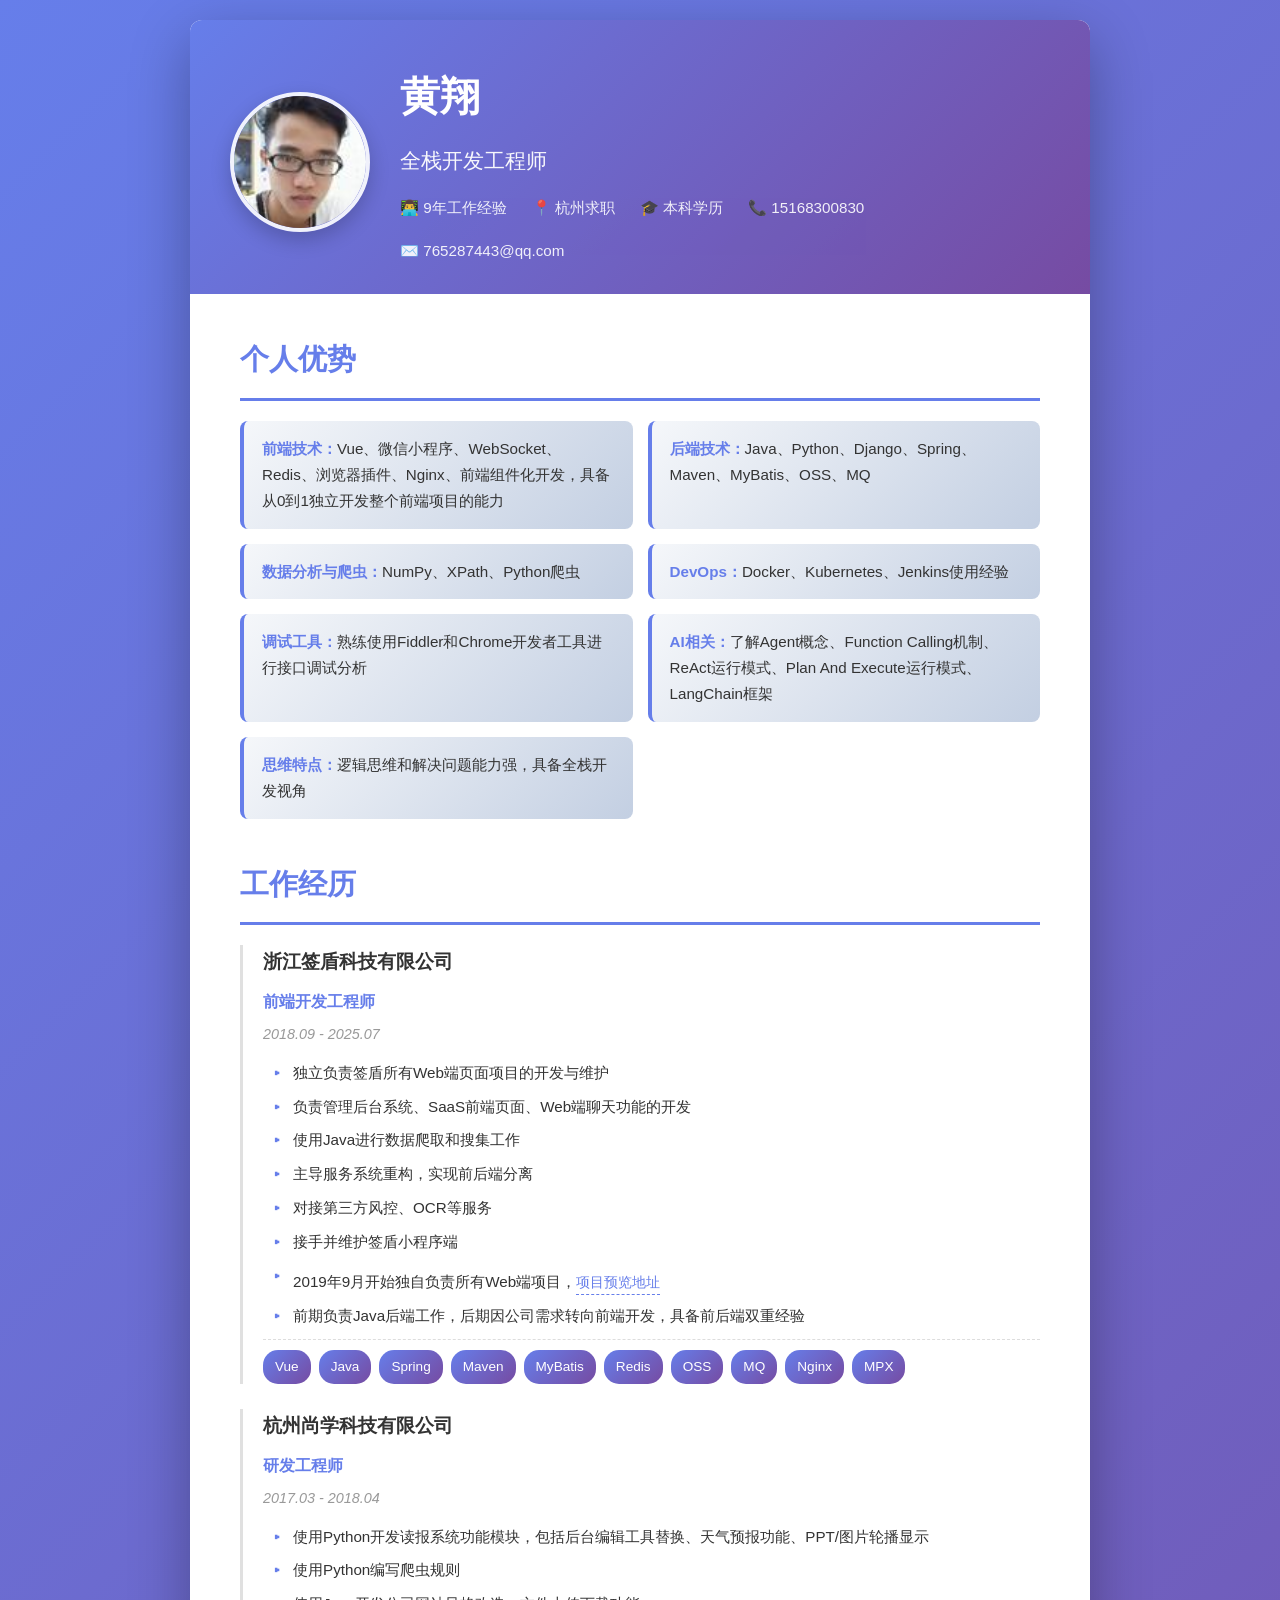
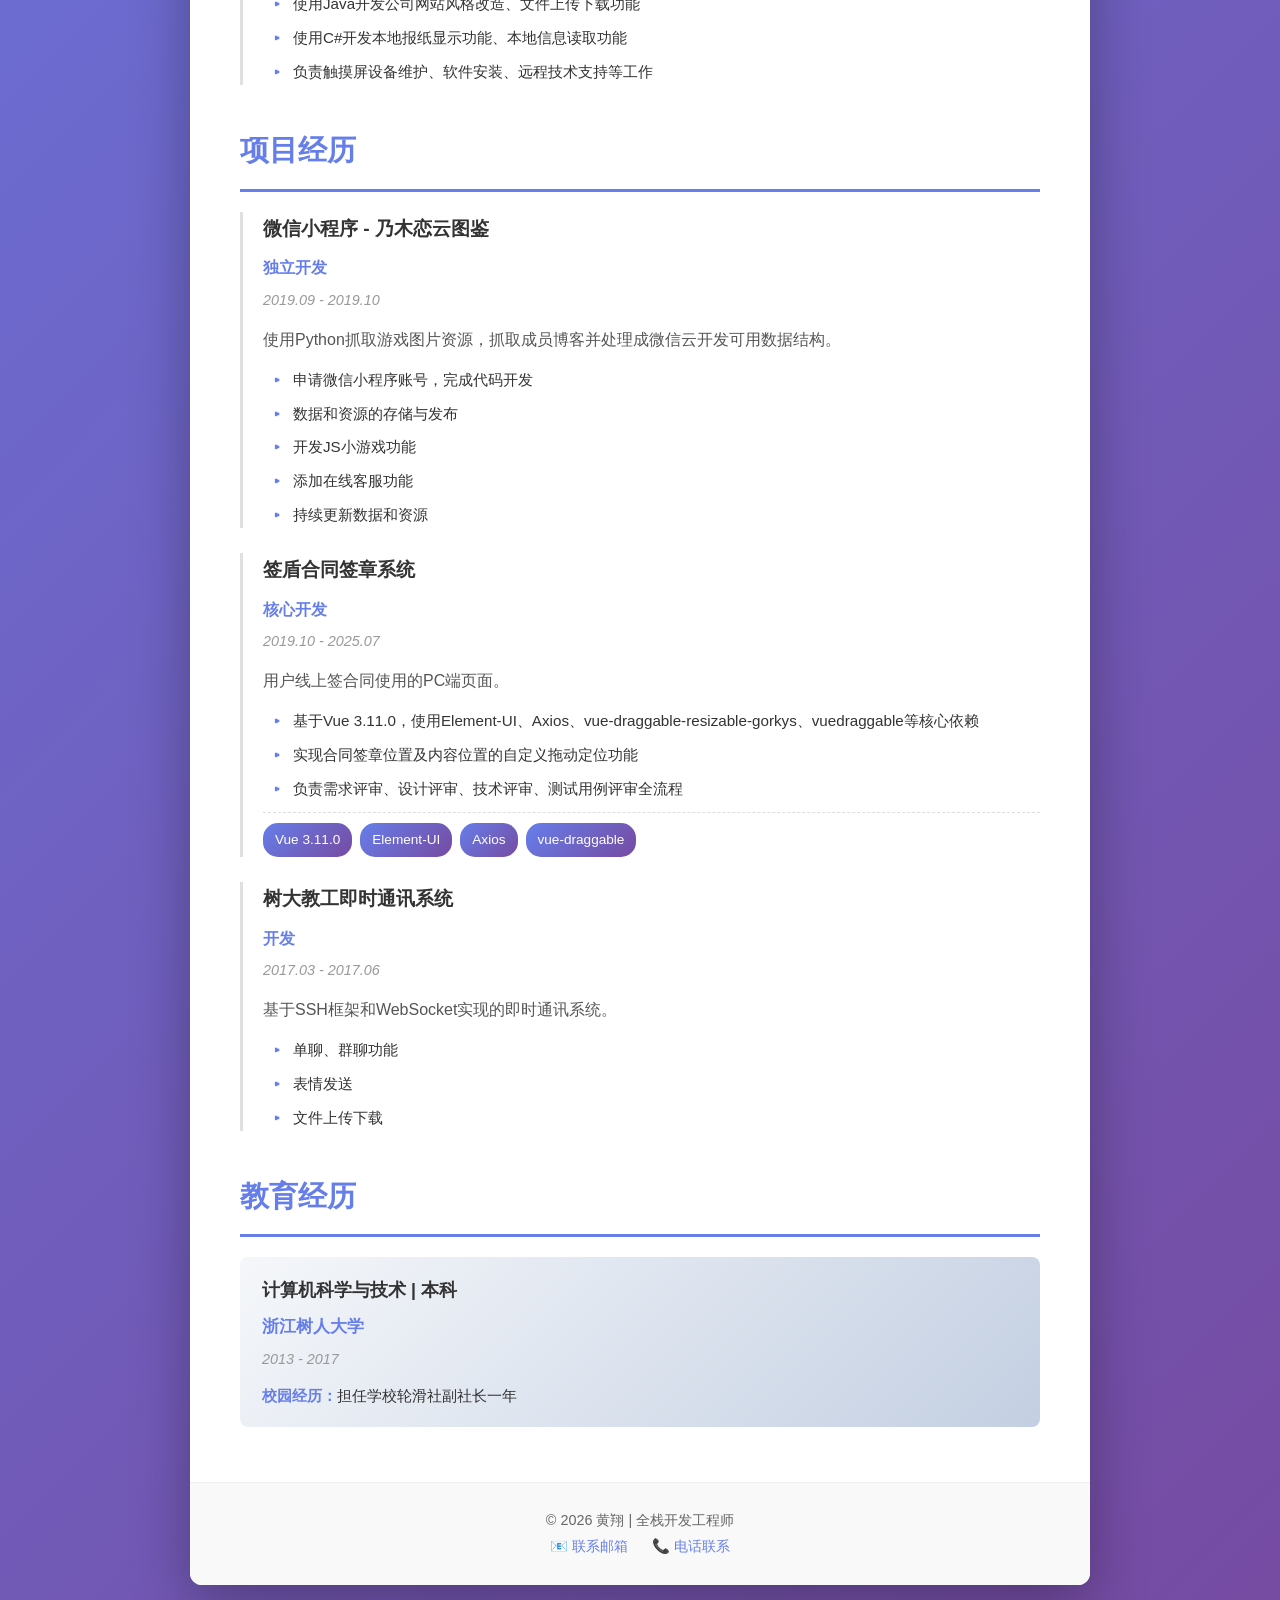
<file: index.html>
<!DOCTYPE html>
<html lang="zh-CN">
<head>
    <meta charset="UTF-8">
    <meta name="viewport" content="width=device-width, initial-scale=1.0">
    <meta name="description" content="黄翔 - 全栈开发工程师，9年工作经验，Vue/Java/Python技术栈">
    <meta name="keywords" content="黄翔,前端开发,全栈开发,Vue,Java,Python,DevOps,Docker,Kubernetes">
    <title>黄翔 - 全栈开发工程师</title>
    <link rel="stylesheet" href="style.css">
</head>
<body>
    <div class="container">
        <header>
            <div class="header-content">
                <img src="./assets/image/avatar.jpg" alt="黄翔" class="avatar">
                <div class="header-info">
                    <h1>黄翔</h1>
                    <h2>全栈开发工程师</h2>
                    <div class="basic-info">
                        <span>👨‍💻 9年工作经验</span>
                        <span>📍 杭州求职</span>
                        <span>🎓 本科学历</span>
                        <span>📞 15168300830</span>
                        <span>✉️ 765287443@qq.com</span>
                    </div>
                </div>
            </div>
        </header>

        <div class="main-content">
            <section>
                <h3 class="section-title">个人优势</h3>
                <div class="advantage-grid">
                    <div class="advantage-item">
                        <strong>前端技术：</strong>Vue、微信小程序、WebSocket、Redis、浏览器插件、Nginx、前端组件化开发，具备从0到1独立开发整个前端项目的能力
                    </div>
                    <div class="advantage-item">
                        <strong>后端技术：</strong>Java、Python、Django、Spring、Maven、MyBatis、OSS、MQ
                    </div>
                    <div class="advantage-item">
                        <strong>数据分析与爬虫：</strong>NumPy、XPath、Python爬虫
                    </div>
                    <div class="advantage-item">
                        <strong>DevOps：</strong>Docker、Kubernetes、Jenkins使用经验
                    </div>
                    <div class="advantage-item">
                        <strong>调试工具：</strong>熟练使用Fiddler和Chrome开发者工具进行接口调试分析
                    </div>
                    <div class="advantage-item">
                        <strong>AI相关：</strong>了解Agent概念、Function Calling机制、ReAct运行模式、Plan And Execute运行模式、LangChain框架
                    </div>
                    <div class="advantage-item">
                        <strong>思维特点：</strong>逻辑思维和解决问题能力强，具备全栈开发视角
                    </div>
                </div>
            </section>

            <section>
                <h3 class="section-title">工作经历</h3>
                
                <div class="work-item">
                    <h4>浙江签盾科技有限公司</h4>
                    <div class="company">前端开发工程师</div>
                    <div class="period">2018.09 - 2025.07</div>
                    <ul>
                        <li>独立负责签盾所有Web端页面项目的开发与维护</li>
                        <li>负责管理后台系统、SaaS前端页面、Web端聊天功能的开发</li>
                        <li>使用Java进行数据爬取和搜集工作</li>
                        <li>主导服务系统重构，实现前后端分离</li>
                        <li>对接第三方风控、OCR等服务</li>
                        <li>接手并维护签盾小程序端</li>
                        <li>2019年9月开始独自负责所有Web端项目，<a href="https://share.note.youdao.com/s/SpcmBtVJ" class="project-link" target="_blank">项目预览地址</a></li>
                        <li>前期负责Java后端工作，后期因公司需求转向前端开发，具备前后端双重经验</li>
                    </ul>
                    <div class="tech-stack">
                        <span class="tech-tag">Vue</span>
                        <span class="tech-tag">Java</span>
                        <span class="tech-tag">Spring</span>
                        <span class="tech-tag">Maven</span>
                        <span class="tech-tag">MyBatis</span>
                        <span class="tech-tag">Redis</span>
                        <span class="tech-tag">OSS</span>
                        <span class="tech-tag">MQ</span>
                        <span class="tech-tag">Nginx</span>
                        <span class="tech-tag">MPX</span>
                    </div>
                </div>

                <div class="work-item">
                    <h4>杭州尚学科技有限公司</h4>
                    <div class="company">研发工程师</div>
                    <div class="period">2017.03 - 2018.04</div>
                    <ul>
                        <li>使用Python开发读报系统功能模块，包括后台编辑工具替换、天气预报功能、PPT/图片轮播显示</li>
                        <li>使用Python编写爬虫规则</li>
                        <li>使用Java开发公司网站风格改造、文件上传下载功能</li>
                        <li>使用C#开发本地报纸显示功能、本地信息读取功能</li>
                        <li>负责触摸屏设备维护、软件安装、远程技术支持等工作</li>
                    </ul>
                </div>
            </section>

            <section>
                <h3 class="section-title">项目经历</h3>
                
                <div class="project-item">
                    <h4>微信小程序 - 乃木恋云图鉴</h4>
                    <div class="role">独立开发</div>
                    <div class="period">2019.09 - 2019.10</div>
                    <p class="project-desc">使用Python抓取游戏图片资源，抓取成员博客并处理成微信云开发可用数据结构。</p>
                    <ul>
                        <li>申请微信小程序账号，完成代码开发</li>
                        <li>数据和资源的存储与发布</li>
                        <li>开发JS小游戏功能</li>
                        <li>添加在线客服功能</li>
                        <li>持续更新数据和资源</li>
                    </ul>
                </div>

                <div class="project-item">
                    <h4>签盾合同签章系统</h4>
                    <div class="role">核心开发</div>
                    <div class="period">2019.10 - 2025.07</div>
                    <p class="project-desc">用户线上签合同使用的PC端页面。</p>
                    <ul>
                        <li>基于Vue 3.11.0，使用Element-UI、Axios、vue-draggable-resizable-gorkys、vuedraggable等核心依赖</li>
                        <li>实现合同签章位置及内容位置的自定义拖动定位功能</li>
                        <li>负责需求评审、设计评审、技术评审、测试用例评审全流程</li>
                    </ul>
                    <div class="tech-stack">
                        <span class="tech-tag">Vue 3.11.0</span>
                        <span class="tech-tag">Element-UI</span>
                        <span class="tech-tag">Axios</span>
                        <span class="tech-tag">vue-draggable</span>
                    </div>
                </div>

                <div class="project-item">
                    <h4>树大教工即时通讯系统</h4>
                    <div class="role">开发</div>
                    <div class="period">2017.03 - 2017.06</div>
                    <p class="project-desc">基于SSH框架和WebSocket实现的即时通讯系统。</p>
                    <ul>
                        <li>单聊、群聊功能</li>
                        <li>表情发送</li>
                        <li>文件上传下载</li>
                    </ul>
                </div>
            </section>

            <section>
                <h3 class="section-title">教育经历</h3>
                
                <div class="education-item">
                    <h4>计算机科学与技术 | 本科</h4>
                    <div class="school">浙江树人大学</div>
                    <div class="period">2013 - 2017</div>
                    <div class="activity">
                        <strong>校园经历：</strong>担任学校轮滑社副社长一年
                    </div>
                </div>
            </section>
        </div>

        <footer>
            <p>© 2026 黄翔 | 全栈开发工程师</p>
            <p>
                <a href="mailto:765287443@qq.com">📧 联系邮箱</a>
                <a href="tel:15168300830">📞 电话联系</a>
            </p>
        </footer>
    </div>
</body>
</html>
</file>
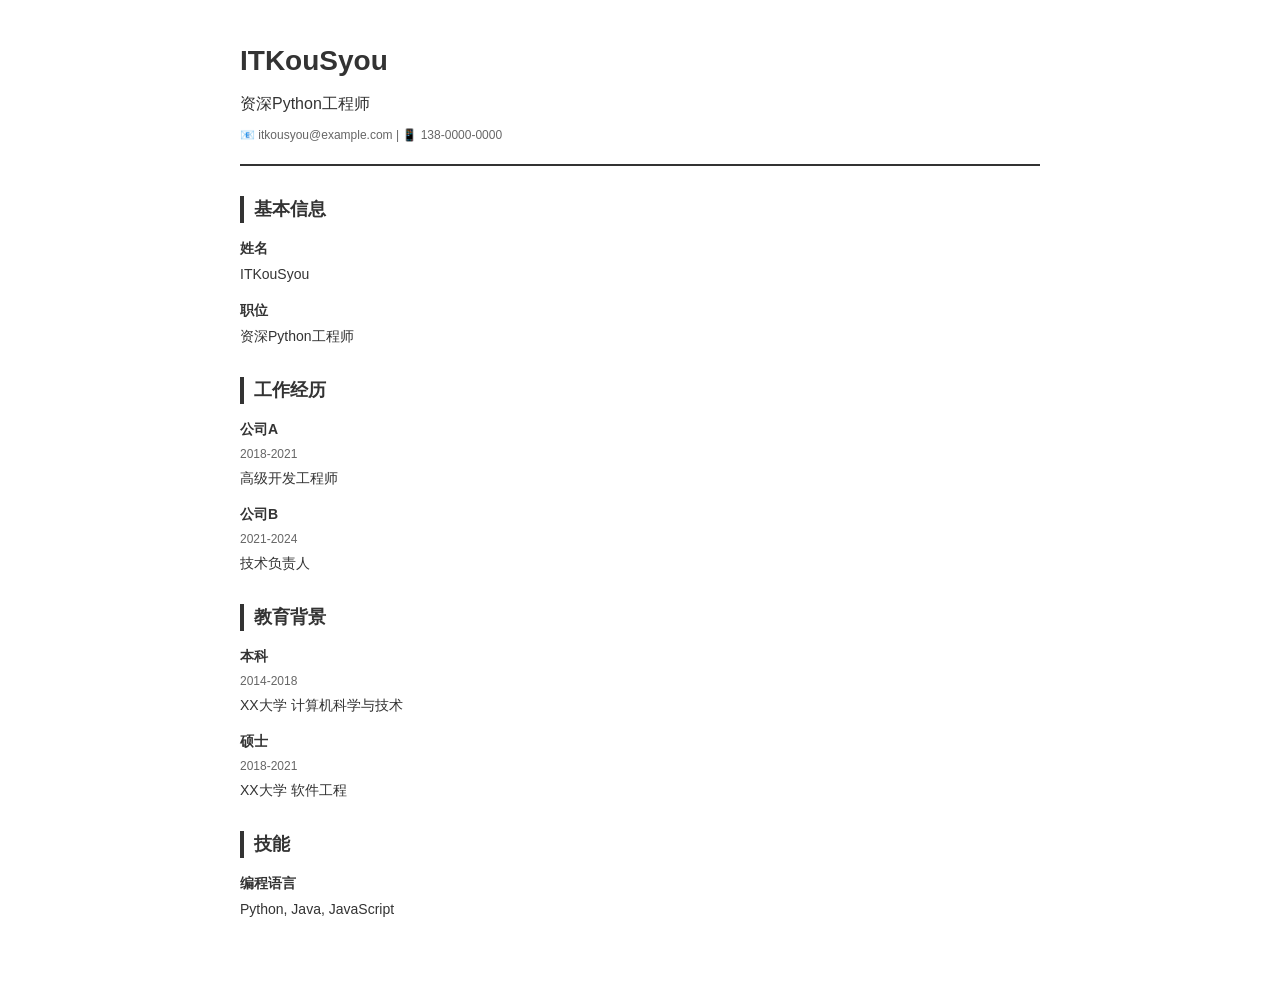
<file: resume_no_reflection.html>
<!DOCTYPE html>
<html lang="zh-CN">
<head>
    <meta charset="UTF-8">
    <meta name="viewport" content="width=device-width, initial-scale=1.0">
    <title>简历 - ITKouSyou</title>
    <style>
        body {
            font-family: 'Microsoft YaHei', Arial, sans-serif;
            font-size: 14px;
            line-height: 1.5;
            color: #333;
            max-width: 800px;
            margin: 0 auto;
            padding: 40px 20px;
            background: #fff;
        }
        .header {
            border-bottom: 2px solid #333;
            padding-bottom: 20px;
            margin-bottom: 30px;
        }
        .name {
            font-size: 28px;
            font-weight: bold;
            margin-bottom: 10px;
        }
        .contact {
            color: #666;
            font-size: 12px;
        }
        .section {
            margin-bottom: 30px;
        }
        .section-title {
            font-size: 18px;
            font-weight: bold;
            margin-bottom: 15px;
            color: #333;
            border-left: 4px solid #333;
            padding-left: 10px;
        }
        .item {
            margin-bottom: 15px;
        }
        .item-title {
            font-weight: bold;
            margin-bottom: 5px;
        }
        .item-date {
            color: #666;
            font-size: 12px;
            margin-bottom: 5px;
        }
    </style>
</head>
<body>
    <div class="header">
        <div class="name">ITKouSyou</div>
        <div style="font-size: 16px; margin-bottom: 10px;">资深Python工程师</div>
        <div class="contact">
            📧 itkousyou@example.com | 📱 138-0000-0000
        </div>
    </div>

    <div class="section">
        <div class="section-title">基本信息</div>
        <div class="item">
            <div class="item-title">姓名</div>
            <div class="item-desc">ITKouSyou</div>
        </div>
        <div class="item">
            <div class="item-title">职位</div>
            <div class="item-desc">资深Python工程师</div>
        </div>
    </div>

    <div class="section">
        <div class="section-title">工作经历</div>
        <div class="item">
            <div class="item-title">公司A</div>
            <div class="item-date">2018-2021</div>
            <div class="item-desc">高级开发工程师</div>
        </div>
        <div class="item">
            <div class="item-title">公司B</div>
            <div class="item-date">2021-2024</div>
            <div class="item-desc">技术负责人</div>
        </div>
    </div>

    <div class="section">
        <div class="section-title">教育背景</div>
        <div class="item">
            <div class="item-title">本科</div>
            <div class="item-date">2014-2018</div>
            <div class="item-desc">XX大学 计算机科学与技术</div>
        </div>
        <div class="item">
            <div class="item-title">硕士</div>
            <div class="item-date">2018-2021</div>
            <div class="item-desc">XX大学 软件工程</div>
        </div>
    </div>

    <div class="section">
        <div class="section-title">技能</div>
        <div class="item">
            <div class="item-title">编程语言</div>
            <div class="item-desc">Python, Java, JavaScript</div>
        </div>
    </div>
</body>
</html>
</file>
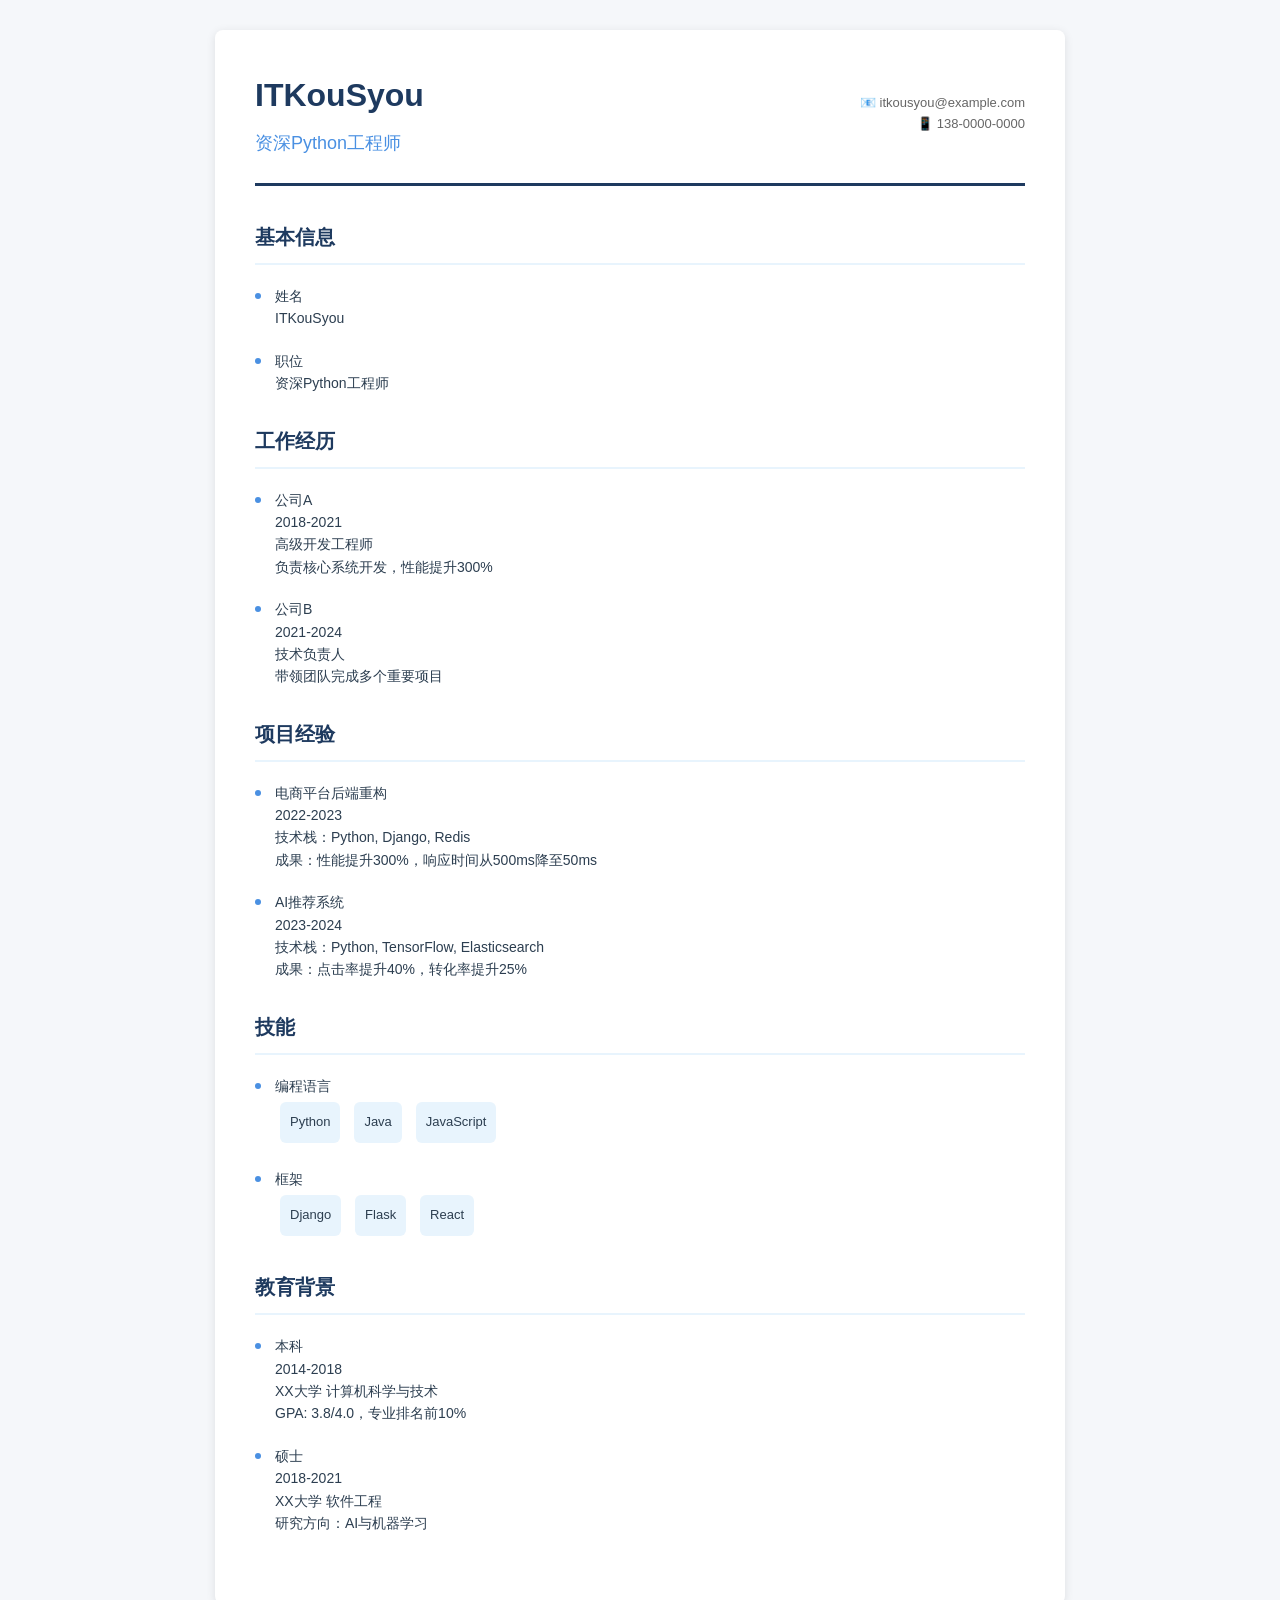
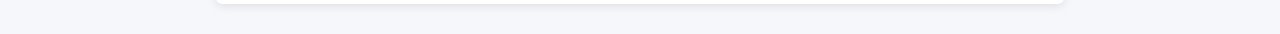
<file: resume_with_reflection.html>
<!DOCTYPE html>
<html lang="zh-CN">
<head>
    <meta charset="UTF-8">
    <meta name="viewport" content="width=device-width, initial-scale=1.0">
    <title>简历 - ITKouSyou</title>
    <style>
        body {
            font-family: 'Segoe UI', 'Microsoft YaHei', Arial, sans-serif;
            font-size: 14px;
            line-height: 1.6;
            color: #2c3e50;
            max-width: 850px;
            margin: 0 auto;
            padding: 0;
            background: #f5f7fa;
        }
        .container {
            background: white;
            box-shadow: 0 2px 10px rgba(0,0,0,0.1);
            margin: 30px auto;
            padding: 40px;
            border-radius: 8px;
        }
        .header {
            display: flex;
            justify-content: space-between;
            align-items: center;
            padding-bottom: 25px;
            border-bottom: 3px solid #1e3a5f;
            margin-bottom: 35px;
        }
        .name {
            font-size: 32px;
            font-weight: 700;
            margin-bottom: 8px;
            color: #1e3a5f;
        }
        .title {
            font-size: 18px;
            color: #4a90e2;
            font-weight: 500;
        }
        .contact {
            text-align: right;
            font-size: 13px;
            color: #666;
        }
        .section {
            margin-bottom: 30px;
        }
        .section-title {
            font-size: 20px;
            font-weight: 600;
            margin-bottom: 20px;
            color: #1e3a5f;
            padding-bottom: 10px;
            border-bottom: 2px solid #e8f4fd;
        }
        .item {
            margin-bottom: 20px;
            padding-left: 20px;
            position: relative;
        }
        .item::before {
            content: '';
            position: absolute;
            left: 0;
            top: 8px;
            width: 6px;
            height: 6px;
            background: #4a90e2;
            border-radius: 50%;
        }
        .skill-item {
            background: #e8f4fd;
            padding: 10px;
            display: inline-block;
            margin: 5px;
            border-radius: 6px;
            font-size: 13px;
            transition: all 0.3s;
        }
        .skill-item:hover {
            background: #4a90e2;
            color: white;
        }
    </style>
</head>
<body>
    <div class="container">
        <div class="header">
            <div>
                <div class="name">ITKouSyou</div>
                <div class="title">资深Python工程师</div>
            </div>
            <div class="contact">
                📧 itkousyou@example.com<br>📱 138-0000-0000
            </div>
        </div>

        <div class="section">
            <div class="section-title">基本信息</div>
            <div class="item">
                <div class="item-title">姓名</div>
                <div class="item-desc">ITKouSyou</div>
            </div>
            <div class="item">
                <div class="item-title">职位</div>
                <div class="item-desc">资深Python工程师</div>
            </div>
        </div>

        <div class="section">
            <div class="section-title">工作经历</div>
            <div class="item">
                <div class="item-title">公司A</div>
                <div class="item-date">2018-2021</div>
                <div class="item-desc">高级开发工程师<br>负责核心系统开发，性能提升300%</div>
            </div>
            <div class="item">
                <div class="item-title">公司B</div>
                <div class="item-date">2021-2024</div>
                <div class="item-desc">技术负责人<br>带领团队完成多个重要项目</div>
            </div>
        </div>

        <div class="section">
            <div class="section-title">项目经验</div>
            <div class="item">
                <div class="item-title">电商平台后端重构</div>
                <div class="item-date">2022-2023</div>
                <div class="item-desc">技术栈：Python, Django, Redis<br>成果：性能提升300%，响应时间从500ms降至50ms</div>
            </div>
            <div class="item">
                <div class="item-title">AI推荐系统</div>
                <div class="item-date">2023-2024</div>
                <div class="item-desc">技术栈：Python, TensorFlow, Elasticsearch<br>成果：点击率提升40%，转化率提升25%</div>
            </div>
        </div>

        <div class="section">
            <div class="section-title">技能</div>
            <div class="item">
                <div class="item-title">编程语言</div>
                <div class="item-desc">
                    <span class="skill-item">Python</span>
                    <span class="skill-item">Java</span>
                    <span class="skill-item">JavaScript</span>
                </div>
            </div>
            <div class="item">
                <div class="item-title">框架</div>
                <div class="item-desc">
                    <span class="skill-item">Django</span>
                    <span class="skill-item">Flask</span>
                    <span class="skill-item">React</span>
                </div>
            </div>
        </div>

        <div class="section">
            <div class="section-title">教育背景</div>
            <div class="item">
                <div class="item-title">本科</div>
                <div class="item-date">2014-2018</div>
                <div class="item-desc">XX大学 计算机科学与技术<br>GPA: 3.8/4.0，专业排名前10%</div>
            </div>
            <div class="item">
                <div class="item-title">硕士</div>
                <div class="item-date">2018-2021</div>
                <div class="item-desc">XX大学 软件工程<br>研究方向：AI与机器学习</div>
            </div>
        </div>
    </div>
</body>
</html>
</file>
<file: style.css>
* {
    margin: 0;
    padding: 0;
    box-sizing: border-box;
}

body {
    font-family: -apple-system, BlinkMacSystemFont, "Segoe UI", "PingFang SC", "Hiragino Sans GB", "Microsoft YaHei", Arial, sans-serif;
    line-height: 1.8;
    color: #333;
    background: linear-gradient(135deg, #667eea 0%, #764ba2 100%);
    min-height: 100vh;
    padding: 20px;
}

.container {
    max-width: 900px;
    margin: 0 auto;
    background: white;
    border-radius: 12px;
    box-shadow: 0 20px 60px rgba(0,0,0,0.3);
    overflow: hidden;
}

header {
    background: linear-gradient(135deg, #667eea 0%, #764ba2 100%);
    color: white;
    padding: 40px 40px 30px;
    position: relative;
}

.header-content {
    display: flex;
    align-items: center;
    gap: 30px;
}

.avatar {
    width: 140px;
    height: 140px;
    border-radius: 50%;
    border: 4px solid rgba(255,255,255,0.9);
    object-fit: cover;
    box-shadow: 0 8px 20px rgba(0,0,0,0.2);
}

.header-info {
    flex: 1;
}

.header-info h1 {
    font-size: 2.5em;
    margin-bottom: 10px;
    font-weight: 700;
}

.header-info h2 {
    font-size: 1.3em;
    font-weight: 400;
    opacity: 0.95;
    margin-bottom: 15px;
}

.basic-info {
    display: flex;
    flex-wrap: wrap;
    gap: 15px 25px;
    font-size: 0.95em;
    opacity: 0.9;
}

.basic-info span {
    display: flex;
    align-items: center;
    gap: 6px;
}

.main-content {
    padding: 40px 50px;
}

section {
    margin-bottom: 40px;
}

section:last-child {
    margin-bottom: 0;
}

h3.section-title {
    font-size: 1.8em;
    color: #667eea;
    margin-bottom: 20px;
    padding-bottom: 12px;
    border-bottom: 3px solid #667eea;
    position: relative;
}

h3.section-title::after {
    content: '';
    position: absolute;
    bottom: -3px;
    left: 0;
    width: 60px;
    background: #764ba2;
}

.advantage-grid {
    display: grid;
    grid-template-columns: repeat(auto-fit, minmax(300px, 1fr));
    gap: 15px;
}

.advantage-item {
    background: linear-gradient(135deg, #f5f7fa 0%, #c3cfe2 100%);
    padding: 15px 18px;
    border-radius: 8px;
    border-left: 4px solid #667eea;
    font-size: 0.95em;
    line-height: 1.7;
}

.advantage-item strong {
    color: #667eea;
}

.work-item,
.project-item {
    margin-bottom: 25px;
    padding-left: 20px;
    border-left: 3px solid #e0e0e0;
    transition: all 0.3s;
}

.work-item:hover,
.project-item:hover {
    border-left-color: #667eea;
    background: #f9f9ff;
    padding-left: 25px;
}

.work-item h4,
.project-item h4 {
    font-size: 1.2em;
    color: #333;
    margin-bottom: 8px;
    font-weight: 600;
}

.work-item .company,
.project-item .role {
    color: #667eea;
    font-weight: 600;
    margin-bottom: 5px;
}

.work-item .period,
.project-item .period {
    color: #999;
    font-size: 0.9em;
    margin-bottom: 12px;
    font-style: italic;
}

.work-item ul,
.project-item ul {
    list-style: none;
    padding-left: 10px;
}

.work-item li,
.project-item li {
    position: relative;
    padding-left: 20px;
    margin-bottom: 8px;
    font-size: 0.95em;
    line-height: 1.7;
}

.work-item li::before,
.project-item li::before {
    content: "▸";
    position: absolute;
    left: 0;
    color: #667eea;
    font-weight: bold;
}

.tech-stack {
    display: flex;
    flex-wrap: wrap;
    gap: 8px;
    margin-top: 10px;
    padding-top: 10px;
    border-top: 1px dashed #ddd;
}

.tech-tag {
    background: linear-gradient(135deg, #667eea 0%, #764ba2 100%);
    color: white;
    padding: 5px 12px;
    border-radius: 15px;
    font-size: 0.85em;
    font-weight: 500;
}

.project-link {
    display: inline-block;
    margin-top: 8px;
    color: #667eea;
    text-decoration: none;
    font-size: 0.9em;
    border-bottom: 1px dashed #667eea;
    transition: all 0.3s;
}

.project-link:hover {
    color: #764ba2;
    border-bottom-style: solid;
}

.education-item {
    background: linear-gradient(135deg, #f5f7fa 0%, #c3cfe2 100%);
    padding: 18px 22px;
    border-radius: 8px;
    margin-bottom: 15px;
}

.education-item h4 {
    font-size: 1.1em;
    color: #333;
    margin-bottom: 5px;
    font-weight: 600;
}

.education-item .school {
    color: #667eea;
    font-weight: 600;
    font-size: 1.05em;
    margin-bottom: 5px;
}

.education-item .period {
    color: #999;
    font-size: 0.9em;
    font-style: italic;
}

.education-item .activity {
    margin-top: 10px;
    font-size: 0.95em;
    line-height: 1.7;
}

.education-item .activity strong {
    color: #667eea;
}

footer {
    text-align: center;
    padding: 25px;
    background: #f9f9f9;
    color: #666;
    font-size: 0.9em;
    border-top: 1px solid #eee;
}

footer a {
    color: #667eea;
    text-decoration: none;
    margin: 0 10px;
}

footer a:hover {
    color: #764ba2;
    text-decoration: underline;
}

@media print {
    body {
        background: white;
        padding: 0;
    }
    .container {
        box-shadow: none;
    }
    header {
        background: #667eea;
        -webkit-print-color-adjust: exact;
    }
}

@media (max-width: 768px) {
    .header-content {
        flex-direction: column;
        text-align: center;
    }
    .basic-info {
        justify-content: center;
    }
    .main-content {
        padding: 30px 25px;
    }
    h3.section-title {
        font-size: 1.5em;
    }
}

.project-desc {
    margin-bottom: 12px;
    color: #555;
}
</file>
